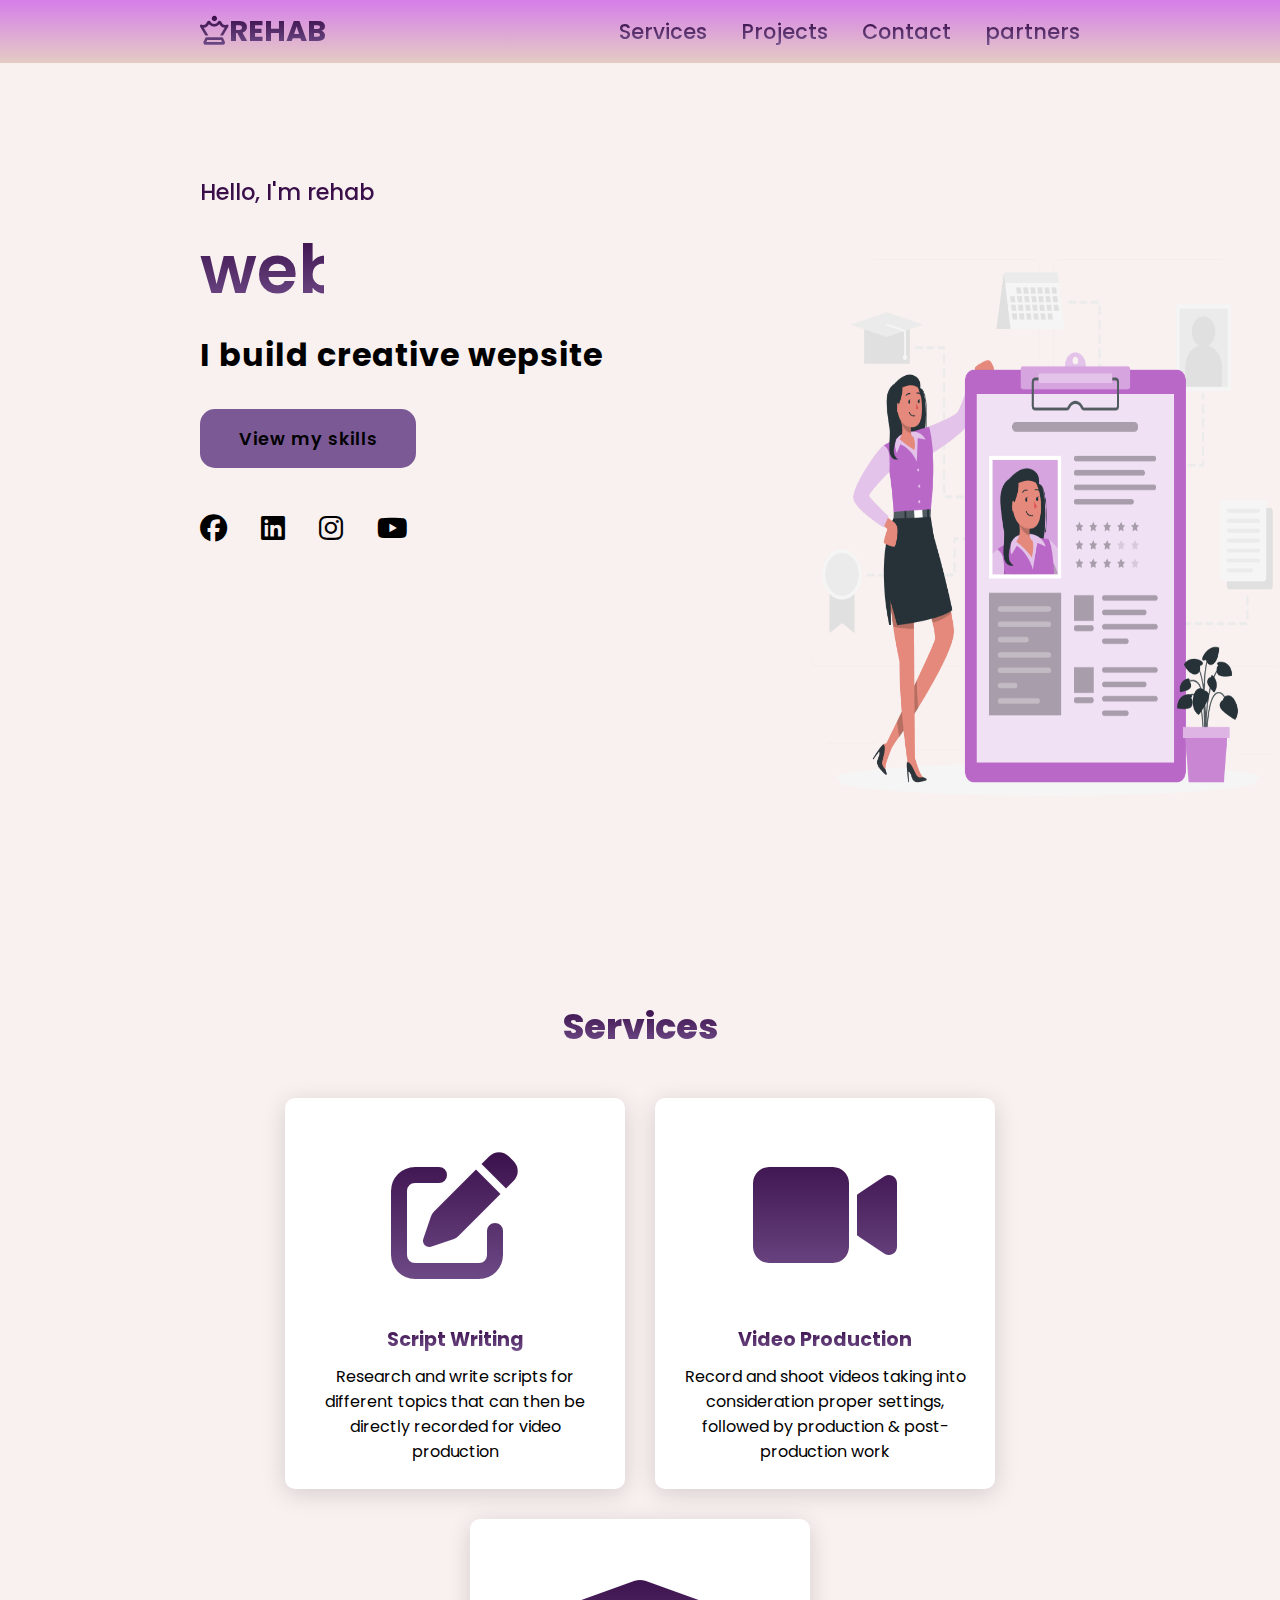
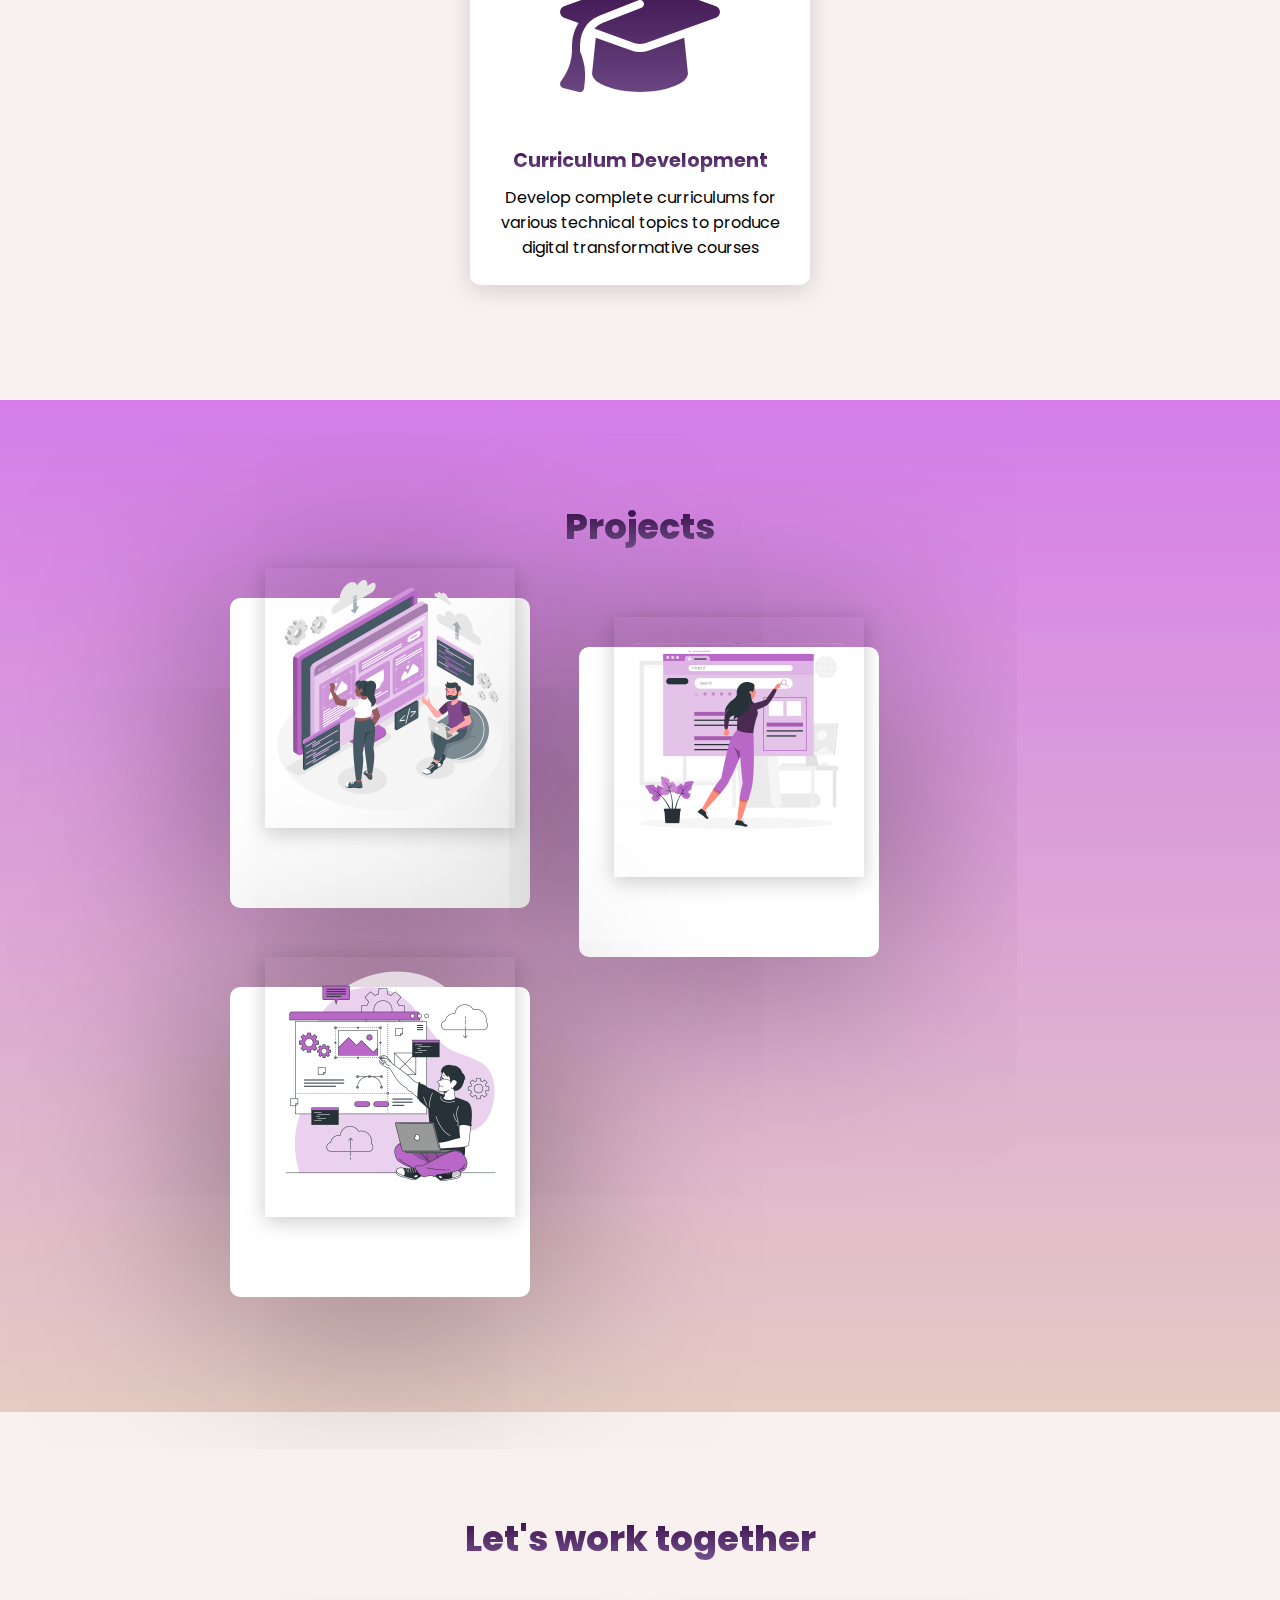
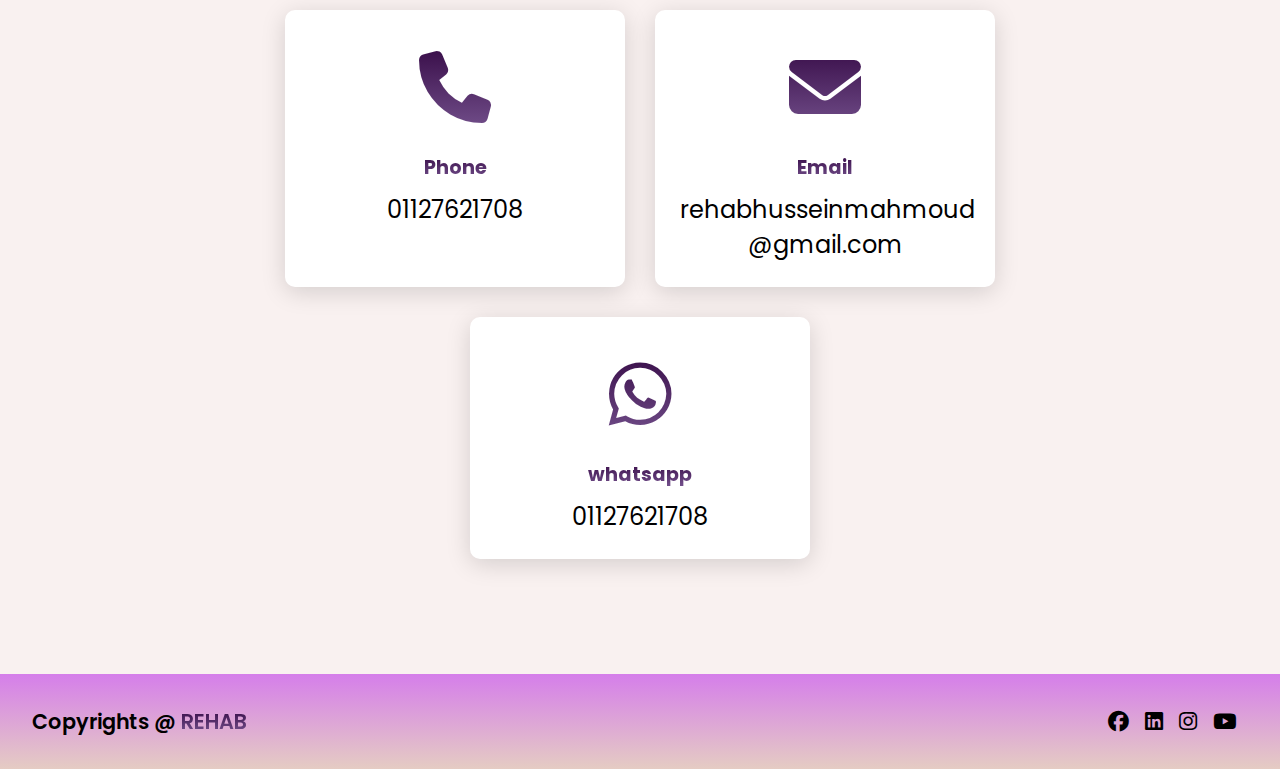
<file: index.html>
<!DOCTYPE html>
<html lang="en">
<head>
    <meta charset="UTF-8">
    <meta http-equiv="X-UA-Compatible" content="IE=edge">
    <meta name="viewport" content="width=device-width, initial-scale=1.0">
  <link rel="stylesheet" href="https://cdnjs.cloudflare.com/ajax/libs/font-awesome/6.5.2/css/all.min.css



  ">
    <link rel="stylesheet" href="./assets/css style/style.css">
    
    <title>rehab</title>
</head>
<body>

    <header>
        <a href="#" class="logo"><i class="fa-regular fa-chess-queen" style="color: #6a4f78;"></i>REHAB</a>
        <nav class="navigation">
                 
            <a href="#services">Services</a>
            <a href="#projects">Projects</a>
            <a href="#contact">Contact</a>
            <a href="file:///C:/Users/rehab/Desktop/profile%20-%20Copy%20-%20Copy/partners.html">partners</a> 
        </nav>
    </header>


    <section class="main">
        <div>
                 <br><br><br>   
            <h2 >Hello, I'm rehab<br><span>web Development</span></h2>
            <h3>I build  creative wepsite</h3>
            <a href="file:///C:/Users/rehab/Desktop/profile%20-%20Copy%20-%20Copy/sklis.html" class="main-btn">View my skills</a>
            <div class="social-icons">
                <a href="https://www.facebook.com/profile.php?id=100086350692079&mibextid=ZbWKwL"><i class="fab fa-facebook"></i></a>
            <a href="https://www.linkedin.com/in/rehab-hussein-mahmoud-el-sawy-718088297?utm_source=share&utm_campaign=share_via&utm_content=profile&utm_medium=android_app"><i class="fab fa-linkedin"></i></a>
            <a href="#"><i class="fab fa-instagram"></i></a>
            <a href="#"><i class="fab fa-youtube"></i></a>
                <link rel="stylesheet" href="https://cdnjs.cloudflare.com/ajax/libs/font-awesome/6.5.2/css/all.min.css">
            </div>
        </div>
    </section>
    <div class="image">
        <img src="./assets/images/123.png" alt="profile" />
    <section class="cards" id="services">
        <h2 class="title">  Services</h2>
        <div class="content">
            <div class="card">
                <div class="icon">
                    <i class="fas fa-edit"></i>
                </div>
                <div class="info">
                    <h3>Script Writing</h3>
                    <p>Research and write scripts for different topics that can then be directly recorded for video production</p>
                </div>
            </div>
            <div class="card">
                <div class="icon">
                    <i class="fas fa-video"></i>
                </div>
                <div class="info">
                    <h3><a href="file:///C:/Users/rehab/Desktop/profile%20-%20Copy%20-%20Copy/video.html">Video Production</a></h3>
                    <p>Record and shoot videos taking into consideration proper settings, followed by production & post-production work</p>
                </div>
            </div>
            <div class="card">
                <div class="icon">
                    <i class="fas fa-graduation-cap"></i>
                </div>
                <div class="info">
                    <h3>Curriculum Development</h3>
                    <p>Develop complete curriculums for various technical topics to produce digital transformative courses</p>
                </div>
            </div>
        </div>
    </div>
    </section>

    <section class="projects" id="projects">
        <h2 class="title">Projects </h2>
        <div class="container">
            <div class="card">
                <div class="imgbx">
                    <img src="assets/images/321.png">
                 </div>  
                <div class="content">
                  <h1> courses programs</h1>
                  <p>
                    <h2> 
                        <ul>
                            <li>
                                front end
                            </li>
                            <li>
                                back end
                            </li>
                        </ul>
                    </h2>
                  </p>
                </div>    
            </div>
            <div class="container">
                <div class="card">
                    <div class="imgbx">
                        <img src="assets/images/54321.png">
                     </div>  
                    <div class="content">
                      <h1>  create website</h1>
                      <p>
                        <h2>   
                            
                                
                                </li>
                            </ul>
                        </h2>
                      </p>
                    </div>    
                </div>
            <div class="container">
            <div class="card">
                <div class="imgbx">
                    <img src="assets/images/654321.png">
                 </div>  
                <div class="content">
                  <h1> Edit website </h1>
                  <p>
                    <h2></h2>
                  </p>
            </div>
            </div>  
            
        </div>
    </section>
<section class="cards contact" id="contact">
        <h2 class="title">Let's work together</h2>
        <div class="content">
            <div class="card">
                <div class="icon">
                    <i class="fas fa-phone"></i>
                </div>
                <div class="info">
                    <h3>Phone</h3>
                    <p>01127621708</p>
                </div>
            </div>
            <div class="card">
                <div class="icon">
                    <i class="fas fa-envelope"></i>
                </div>
                <div class="info">
                    <h3>Email</h3>
                    <p>rehabhusseinmahmoud<br>@gmail.com</p>
                </div>
            </div>
            <div class="card">
                <div class="icon">
                    <i class="#"></i><i class="fa-brands fa-whatsapp"></i>
                </div>
                <div class="info">
                    <h3>whatsapp</h3>
                    <p>01127621708</p>
                </div>
            </div>
        </div>
        
    </section>
    
    <footer class="footer">
        <p class="footer-title">Copyrights @ <span>REHAB</span></p>
        <div class="social-icons">
            <a href="https://www.facebook.com/profile.php?id=100086350692079&mibextid=ZbWKwL"><i class="fab fa-facebook"></i></a>
            <a href="https://www.linkedin.com/in/rehab-hussein-mahmoud-el-sawy-718088297?utm_source=share&utm_campaign=share_via&utm_content=profile&utm_medium=android_app"><i class="fab fa-linkedin"></i></a>
            <a href="#"><i class="fab fa-instagram"></i></a>
            <a href="#"><i class="fab fa-youtube"></i></a>
        </div>
    </footer>

</body>
</html>
</file>
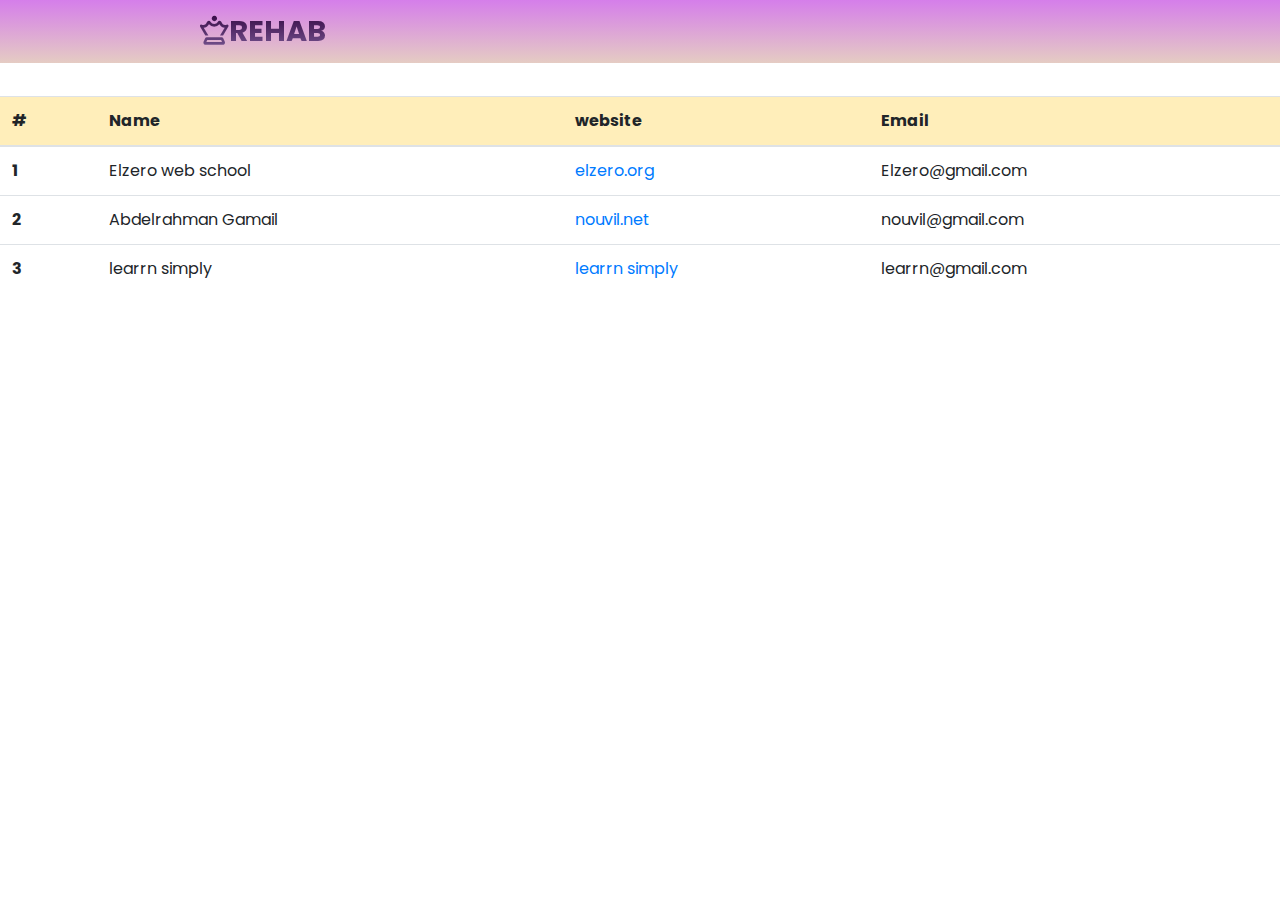
<file: partners.html>
<!DOCTYPE html>
<html lang="en">
<head>
    <meta charset="UTF-8">
    <meta http-equiv="X-UA-Compatible" content="IE=edge">
    <meta name="viewport" content="width=device-width, initial-scale=1.0">
<link rel="stylesheet" href="https://cdnjs.cloudflare.com/ajax/libs/font-awesome/6.5.2/css/all.min.css">
    <link rel="stylesheet" href="./assets/css style/style.css">
    <link rel="stylesheet" href="./assets/css style/bootstrap.css">
    <link rel="stylesheet" href="./assets/js/bootstrap.js">
    <title>rehab</title>
</head>
<body>

    <header>
        <a href="file:///C:/Users/rehab/Desktop/profile%20-%20Copy%20-%20Copy/index.html" class="logo"><i class="fa-regular fa-chess-queen" style="color: #6a4f78;"></i>REHAB</a>
        
    </header>
    <br><br><br><br>
    <table class="table">
                    <thead class=" table-warning">
                      <tr>
                        <th scope="col">#</th>
                        <th scope="col">Name</th>
                        <th scope="col"> website</th>
                        <th scope="col">Email</th>
                      </tr>
                    </thead>
                    <tbody>
                      <tr>
                        <th scope="row">1</th>
                        <td>Elzero web school</td>
                        <td><a href="https://elzero.org/category/courses/html-course/"> elzero.org</a></td>
                        <td> Elzero@gmail.com</td>
                      </tr>
                      <tr>
                        <th scope="row">2</th>
                        <td>Abdelrahman Gamail</td>
                        <td><a href="https://nouvil.net/problem-solving/html-quiz">nouvil.net</a></td>
                        <td>nouvil@gmail.com</td>
                      </tr>
                      <tr>
                        <th scope="row">3</th>
                        <td>learrn simply</td>
                        <td><a href="https://learrnsimply.com/online_c_coures">learrn simply</a></td>
                        <td>learrn@gmail.com</td>
                      </tr>
                    </tbody>
                  </table>
                  
                  
                    </tbody>
                  </table>
</file>
<file: assets/css style/style.css>
@import url('https://fonts.googleapis.com/css2?family=Poppins:ital,wght@0,100;0,200;0,300;0,400;0,500;0,600;0,700;0,800;0,900;1,100;1,200;1,300;1,400;1,500;1,600;1,700;1,800;1,900&display=swap');

*{
    font-family: 'Poppins', sans-serif;
    margin: 0;
    padding: 0;
    box-sizing: border-box;
    scroll-behavior: smooth; 
   
}

body{
                    background-color:#f9f1f0;
}
header {
    background: linear-gradient(#d57eea,#e5ccc3);
    
    width: 100%;
    position: fixed;
    z-index: 999;
    display: flex;
    justify-content: space-between;
    align-items: center;
    padding: 10px 200px ;
}

.logo{
    text-decoration: none;
    background: linear-gradient(#30043f,#7b5995);
    -webkit-background-clip: text;
    -webkit-text-fill-color: transparent;
    text-transform: uppercase;
    font-weight: 700;
    font-size: 1.8em;
}

.navigation a{
                    background: linear-gradient(#30043f,#7b5995);
                    -webkit-background-clip: text;
                    -webkit-text-fill-color: transparent;
    text-decoration: none;
    font-size: 1.3em;
    font-weight: 500;
    padding-left: 30px;
}

.navigation a:hover{
    color: #601cfc;
}

section {
    padding: 100px 200px;
}

.main {
    width: 100%;
    min-height: 100vh;
    display: flex;
    
    background: url() no-repeat;
    margin-right: 20px;
    background-position: right;
    size: 30px;
    background-attachment: fixed;
}

.main h2 {
                    background: linear-gradient(#30043f,#7b5995);
                    -webkit-background-clip: text;
                    -webkit-text-fill-color: transparent;
    font-size: 1.4em;
    font-weight: 500;
}

.main h2 span {
    display: inline-block;
    margin-top: 10px;
    background: linear-gradient(#30043f,#7b5995);
                    -webkit-background-clip: text;
                    -webkit-text-fill-color: transparent;
    font-size: 3em;
    font-weight: 600;
    position: relative;
}

.main h2 span::after{
    content: '|';
    position: absolute;
    right: 0px;
    color:#d57eea;
    background-color:#f9f1f0;
    width: 80%;
    animation: typing 3s steps(370) alternate infinite,
                line 1s infinite;
}
@keyframes typing{
    to{
        width: 0%;
    }
}
@keyframes line {
    50%{
        color: transparent;
    }
}


.main h3 {
    color: #000;
    font-size: 2em;
    font-weight: 700;
    letter-spacing: 1px;
    margin-top: 10px;
    margin-bottom: 30px;
}

.main-btn {
    color: #000;
    background-color:#7b5995 ;
    text-decoration: none;
    font-size: 1.1em;
    font-weight: 600;
    display: inline-block;
    padding: 0.9375em 2.1875em;
    letter-spacing: 1px;
    border-radius: 15px;
    margin-bottom: 40px;
    transition: 0.7s ease;
}

.main-btn:hover {
                    background: linear-gradient(#30043f,#7b5995);
                    -webkit-background-clip: text;
                    -webkit-text-fill-color: transparent;  
    transform: scale(1.1);
}

.social-icons a {
    color: #000;
    font-size: 1.7em;
    padding-right: 30px;
}

.title {
    display: flex;
    justify-content: center;
    background: linear-gradient(#30043f,#7b5995);
    -webkit-background-clip: text;
    -webkit-text-fill-color: transparent;  
    font-size: 2.2em;
    font-weight: 800;
    margin-bottom: 30px;
}

.content {
    display: flex;
    justify-content: center;
    flex-direction: row;
    flex-wrap: wrap;
}

.card {
    background-color: #fff;
    width: 21.25em;
    box-shadow: 0 5px 25px rgba(1 1 1 / 15%);
    border-radius: 10px;
    padding: 25px;
    margin: 15px;
    transition: 0.7s ease;
}

.card:hover {
    transform: scale(1.1);
}

.card .icon {
                    background: linear-gradient(#30043f,#7b5995);
                    -webkit-background-clip: text;
                    -webkit-text-fill-color: transparent;      
    font-size: 8em;
    text-align: center;
}

.info {
    text-align: center;
}

.info h3{
                    background: linear-gradient(#30043f,#7b5995);
                    -webkit-background-clip: text;
                    -webkit-text-fill-color: transparent;  
    font-size: 1.2em;
    font-weight: 700;
    margin: 10px;
}

.projects {
    background: linear-gradient(#d57eea,#e5ccc3);
    
    
}
.contact .icon{
    font-size: 4.5em;
}

.contact .info h3 {
    color: #000;
}

.contact .info p {
    font-size: 1.5em;
}

.footer {
                    background: linear-gradient(#d57eea,#e5ccc3);
    color: #000;
    padding: 2em;
    display: flex;
    justify-content: space-between;
}

.footer-title {
    font-size: 1.3em;
    font-weight: 600;
}

.footer-title span {
                    background: linear-gradient(#30043f,#7b5995);
                    -webkit-background-clip: text;
                    -webkit-text-fill-color: transparent;  
}

.footer .social-icons a{
    font-size: 1.3em;
    padding: 0 12px 0 0;
}

@media (max-width:1023px){
    header{
        padding: 12px 20px;
    }

    .navigation a{
        padding-left: 10px;
    }

    .title{
        font-size: 1.8em;
    }

    section{
        padding: 80px 20px;
    }

    .main-content h2{
        font-size: 1em;
    }

    .main-content h3{
        font-size: 1.6em;
    }

    .content{
        flex-direction: column;
        align-items: center;
    }

}

@media (max-width:641px){
    body{
        font-size: 12px;
    }

    .main-content h2{
        font-size: 0.8em;
    }

    .main-content h3{
        font-size: 1.4em;
    }
}

@media (max-width:300px){
    body{
        font-size: 10px;
     
    }
}
.image {
    display: grid;
    right: 100%;
  }
  .image img {
    width: min(35rem, 80%);
    border-radius: 50%;
   position: absolute;
   left: 60%;
   bottom: 0;
   height: 80%;
  }
  .projects .container{
 position: relative;
    width: 1100px;
    justify-content: center;
    align-items: center;
    flex-wrap: wrap;
    padding: 10px;
    justify-content: center;
    display: flex;
    margin: auto;
    margin-top: 5px;
    margin: 5px;
    display: inline;
    
  
  }
  .projects .container .card{
    max-width: 300px;
    height: 310px;
    position: relative;
    background-color: #fff;
    /* margin: 30px 10px; */
    padding: 30px 15px;
    display: flex;
    flex-direction: column;
    box-shadow: 0 5px 202px rgba(0, 0, 0, 0.5);
    transition: 0.3s ease-in-out;
    
    display: inline-block;
  }
  .projects .container .card:hover{
    height: 420px;

  }

 .projects .container .card .imgbx{
    position: relative;
    width: 250px;
    height: 260px;
    top: -60px;
    left: 20px;
    z-index: 3;
    box-shadow: 0 5px 20px rgba(0, 0, 0, 0.2);
 }
 .projects .container .card .imgbx img{
    max-width: 100%;
    border-radius: 4px;
    

 }

 .projects .container .card .content{
    position: relative;
    margin-top:-100px ;
    padding:10px 10px;
    /* text-align: center; */
    visibility: hidden;
    opacity: 0;
    transition: o.3s ease-in-out;
display: inline-block;
 }
 .projects .container .card:hover .content{
    visibility: visible;
    opacity: 1;
    margin-top: -40px;
    transition-delay: 0.3s;
 }
</file>
